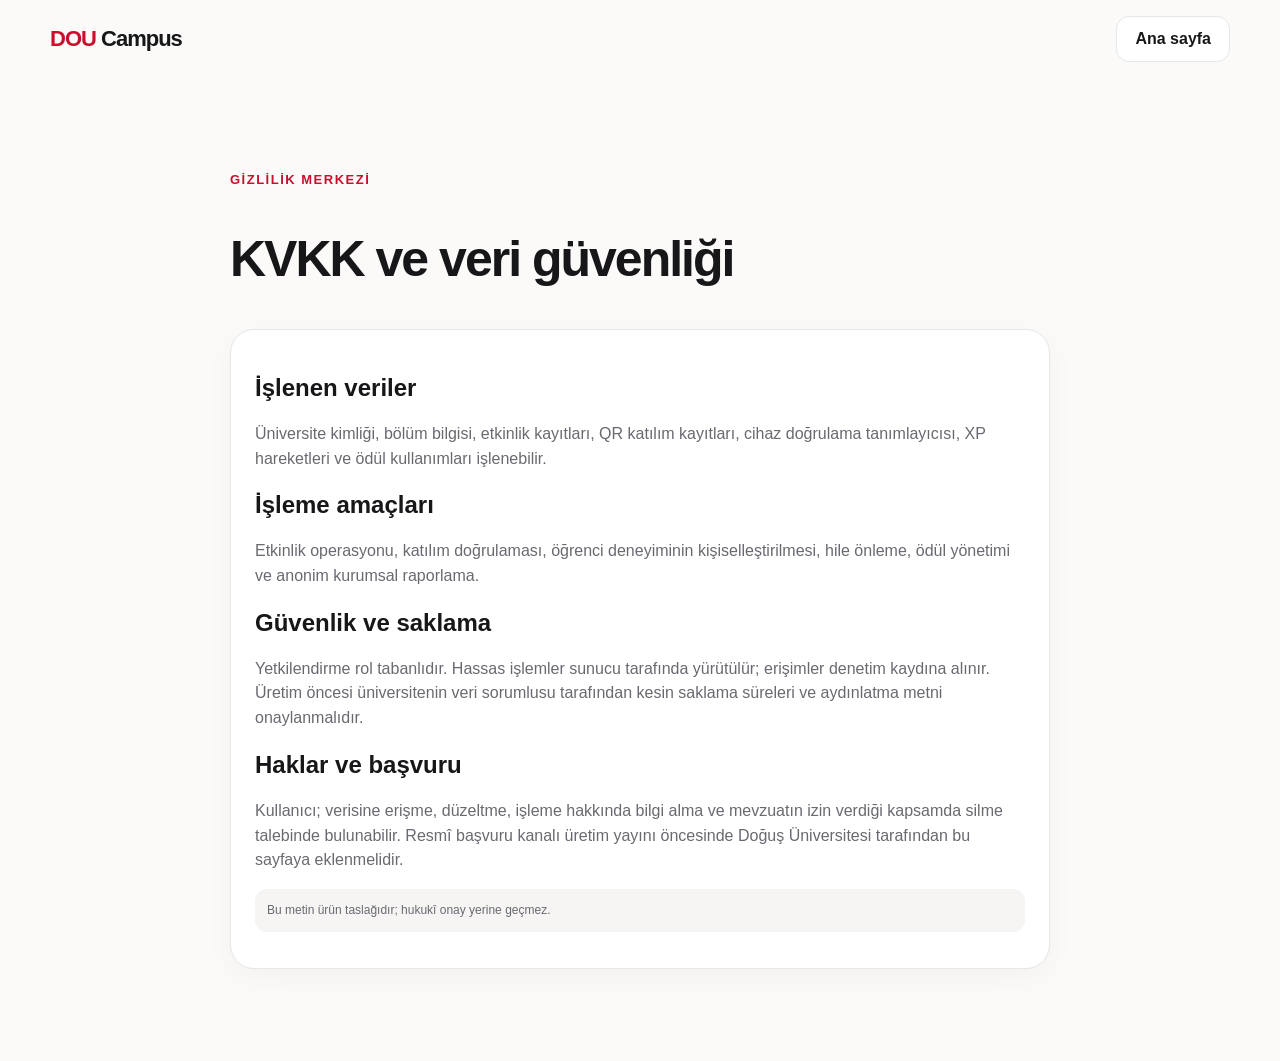
<file: privacy.html>
<!doctype html>
<html lang="tr">
  <head>
    <meta charset="utf-8" />
    <meta name="viewport" content="width=device-width,initial-scale=1" />
    <title>Gizlilik ve KVKK — DOU Campus</title>
    <link rel="stylesheet" href="assets/styles.css" />
  </head>
  <body>
    <header class="wrap">
      <nav class="nav">
        <a class="brand" href="index.html"><b>DOU</b> Campus</a
        ><a class="btn btn-light" href="index.html">Ana sayfa</a>
      </nav>
    </header>
    <main>
      <section>
        <div class="wrap" style="max-width: 820px">
          <span class="eyebrow">Gizlilik merkezi</span>
          <h1 style="font-size: 50px; letter-spacing: -2px">
            KVKK ve veri güvenliği
          </h1>
          <div class="card">
            <h2>İşlenen veriler</h2>
            <p>
              Üniversite kimliği, bölüm bilgisi, etkinlik kayıtları, QR katılım
              kayıtları, cihaz doğrulama tanımlayıcısı, XP hareketleri ve ödül
              kullanımları işlenebilir.
            </p>
            <h2>İşleme amaçları</h2>
            <p>
              Etkinlik operasyonu, katılım doğrulaması, öğrenci deneyiminin
              kişiselleştirilmesi, hile önleme, ödül yönetimi ve anonim kurumsal
              raporlama.
            </p>
            <h2>Güvenlik ve saklama</h2>
            <p>
              Yetkilendirme rol tabanlıdır. Hassas işlemler sunucu tarafında
              yürütülür; erişimler denetim kaydına alınır. Üretim öncesi
              üniversitenin veri sorumlusu tarafından kesin saklama süreleri ve
              aydınlatma metni onaylanmalıdır.
            </p>
            <h2>Haklar ve başvuru</h2>
            <p>
              Kullanıcı; verisine erişme, düzeltme, işleme hakkında bilgi alma
              ve mevzuatın izin verdiği kapsamda silme talebinde bulunabilir.
              Resmî başvuru kanalı üretim yayını öncesinde Doğuş Üniversitesi
              tarafından bu sayfaya eklenmelidir.
            </p>
            <p class="hint">
              Bu metin ürün taslağıdır; hukukî onay yerine geçmez.
            </p>
          </div>
        </div>
      </section>
    </main>
  </body>
</html>
</file>
<file: assets/styles.css>
:root {
  --red: #c8102e;
  --red2: #e21d42;
  --ink: #17171a;
  --muted: #696971;
  --line: #e8e7e7;
  --soft: #f6f5f4;
  --white: #fff;
  --green: #198754;
  --amber: #f4a400;
  --shadow: 0 20px 60px rgba(30, 20, 23, 0.1);
  --radius: 24px;
}
* {
  box-sizing: border-box;
}
html {
  scroll-behavior: smooth;
}
body {
  margin: 0;
  font-family: Inter, Arial, sans-serif;
  color: var(--ink);
  background: #fbfaf9;
}
button,
input,
select,
textarea {
  font: inherit;
}
button,
a {
  cursor: pointer;
}
a {
  color: inherit;
  text-decoration: none;
}
.wrap {
  width: min(1180px, calc(100% - 40px));
  margin: auto;
}
.nav {
  height: 78px;
  display: flex;
  align-items: center;
  justify-content: space-between;
  gap: 28px;
}
.brand {
  font-weight: 900;
  font-size: 22px;
  letter-spacing: -1px;
}
.brand b {
  color: var(--red);
}
.navlinks {
  display: flex;
  gap: 26px;
  color: #555;
  font-weight: 600;
  font-size: 14px;
}
.actions {
  display: flex;
  gap: 10px;
  align-items: center;
}
.btn {
  border: 0;
  border-radius: 13px;
  padding: 13px 18px;
  font-weight: 800;
  display: inline-flex;
  align-items: center;
  justify-content: center;
  gap: 8px;
}
.btn-primary {
  background: var(--red);
  color: #fff;
}
.btn-primary:hover {
  background: #a90c26;
}
.btn-dark {
  background: var(--ink);
  color: #fff;
}
.btn-light {
  background: #fff;
  border: 1px solid var(--line);
}
.btn-ghost {
  background: transparent;
}
.btn-sm {
  padding: 9px 13px;
  font-size: 13px;
}
.hero {
  min-height: 610px;
  padding: 60px 0 70px;
  background:
    radial-gradient(
      circle at 90% 12%,
      rgba(200, 16, 46, 0.14),
      transparent 28%
    ),
    linear-gradient(180deg, #fff, #f7f4f3);
}
.hero-grid {
  display: grid;
  grid-template-columns: 1.08fr 0.92fr;
  align-items: center;
  gap: 60px;
}
.eyebrow {
  color: var(--red);
  font-size: 13px;
  font-weight: 900;
  letter-spacing: 1.5px;
  text-transform: uppercase;
}
.hero h1 {
  font-size: clamp(52px, 7vw, 88px);
  line-height: 0.96;
  letter-spacing: -5px;
  margin: 18px 0 24px;
  max-width: 760px;
}
.hero h1 span {
  color: var(--red);
}
.lead {
  font-size: 19px;
  color: #555;
  line-height: 1.7;
  max-width: 650px;
}
.hero-card {
  background: var(--ink);
  color: #fff;
  padding: 26px;
  border-radius: 32px;
  box-shadow: var(--shadow);
  transform: rotate(1deg);
}
.phone {
  background: #fff;
  color: var(--ink);
  border-radius: 24px;
  padding: 18px;
}
.phone-top {
  display: flex;
  justify-content: space-between;
  align-items: center;
  margin-bottom: 18px;
}
.xp-pill {
  background: #fff0f3;
  color: var(--red);
  font-weight: 900;
  padding: 8px 10px;
  border-radius: 999px;
}
.event-mini {
  background: linear-gradient(135deg, #d20f36, #781023);
  color: #fff;
  border-radius: 20px;
  padding: 22px;
  min-height: 180px;
  display: flex;
  flex-direction: column;
  justify-content: flex-end;
}
.event-mini h3 {
  font-size: 27px;
  margin: 8px 0;
}
.stats {
  display: grid;
  grid-template-columns: repeat(3, 1fr);
  gap: 10px;
  margin-top: 12px;
}
.stat {
  background: var(--soft);
  border-radius: 15px;
  padding: 14px;
}
.stat strong {
  display: block;
  font-size: 20px;
}
.stat span {
  font-size: 11px;
  color: var(--muted);
}
section {
  padding: 92px 0;
}
.section-head {
  display: flex;
  justify-content: space-between;
  gap: 30px;
  align-items: end;
  margin-bottom: 35px;
}
.section-head h2 {
  font-size: 44px;
  letter-spacing: -2px;
  margin: 8px 0;
}
.section-head p {
  color: var(--muted);
  max-width: 560px;
  line-height: 1.6;
}
.grid3 {
  display: grid;
  grid-template-columns: repeat(3, 1fr);
  gap: 20px;
}
.card {
  background: #fff;
  border: 1px solid var(--line);
  border-radius: var(--radius);
  padding: 24px;
  box-shadow: 0 8px 30px rgba(0, 0, 0, 0.035);
}
.iconbox {
  width: 48px;
  height: 48px;
  border-radius: 14px;
  background: #fff0f3;
  color: var(--red);
  display: grid;
  place-items: center;
  font-size: 22px;
}
.card h3 {
  font-size: 21px;
  margin: 18px 0 9px;
}
.card p {
  color: var(--muted);
  line-height: 1.55;
}
.event-card {
  padding: 0;
  overflow: hidden;
}
.event-cover {
  height: 170px;
  padding: 18px;
  color: #fff;
  display: flex;
  justify-content: space-between;
  align-items: flex-start;
  background: linear-gradient(135deg, #d01035, #6e0e22);
}
.event-cover.purple {
  background: linear-gradient(135deg, #492273, #9268d5);
}
.event-cover.blue {
  background: linear-gradient(135deg, #075d77, #24a9b2);
}
.badge {
  padding: 7px 10px;
  border-radius: 999px;
  font-size: 11px;
  font-weight: 900;
  background: rgba(255, 255, 255, 0.18);
  backdrop-filter: blur(8px);
}
.event-body {
  padding: 21px;
}
.meta {
  display: flex;
  gap: 14px;
  color: var(--muted);
  font-size: 13px;
  flex-wrap: wrap;
}
.event-body h3 {
  margin: 13px 0 17px;
}
.feature-band {
  background: var(--ink);
  color: #fff;
  border-radius: 36px;
  padding: 55px;
  display: grid;
  grid-template-columns: 1fr 1fr;
  gap: 50px;
}
.steps {
  display: grid;
  gap: 13px;
}
.step {
  display: flex;
  gap: 15px;
  padding: 16px;
  background: #242426;
  border-radius: 16px;
}
.step b {
  width: 28px;
  height: 28px;
  border-radius: 50%;
  display: grid;
  place-items: center;
  background: var(--red);
  flex: none;
}
.cta {
  background: var(--red);
  color: #fff;
  text-align: center;
  border-radius: 36px;
  padding: 70px 20px;
}
.cta h2 {
  font-size: 50px;
  letter-spacing: -2px;
  margin: 0 0 16px;
}
.footer {
  padding: 40px 0;
  border-top: 1px solid var(--line);
  color: var(--muted);
  font-size: 13px;
}
.footer .wrap {
  display: flex;
  justify-content: space-between;
}
.modal {
  position: fixed;
  inset: 0;
  background: rgba(10, 10, 12, 0.66);
  display: none;
  place-items: center;
  padding: 20px;
  z-index: 50;
}
.modal.open {
  display: grid;
}
.modal-card {
  background: #fff;
  border-radius: 26px;
  width: min(470px, 100%);
  padding: 30px;
  box-shadow: var(--shadow);
  position: relative;
}
.modal-card h2 {
  font-size: 34px;
  letter-spacing: -1.5px;
  margin: 8px 0;
}
.close {
  position: absolute;
  right: 18px;
  top: 18px;
  border: 0;
  background: var(--soft);
  width: 38px;
  height: 38px;
  border-radius: 50%;
}
.field {
  margin: 17px 0;
}
.field label {
  display: block;
  font-weight: 800;
  font-size: 13px;
  margin-bottom: 8px;
}
.field input,
.field select,
.field textarea {
  width: 100%;
  border: 1px solid #dedcdc;
  border-radius: 13px;
  padding: 14px;
  background: #fff;
  outline: none;
}
.field input:focus,
.field select:focus {
  border-color: var(--red);
  box-shadow: 0 0 0 3px rgba(200, 16, 46, 0.09);
}
.hint {
  font-size: 12px;
  color: var(--muted);
  background: var(--soft);
  padding: 12px;
  border-radius: 12px;
}
.app {
  display: grid;
  grid-template-columns: 250px 1fr;
  min-height: 100vh;
}
.sidebar {
  background: #18181a;
  color: #fff;
  padding: 26px 18px;
  position: sticky;
  top: 0;
  height: 100vh;
}
.sidebar .brand {
  padding: 0 10px 28px;
}
.side-nav {
  display: grid;
  gap: 5px;
}
.side-link {
  border: 0;
  background: transparent;
  color: #aeadb2;
  text-align: left;
  padding: 12px 13px;
  border-radius: 12px;
  font-weight: 700;
  display: flex;
  gap: 10px;
}
.side-link.active,
.side-link:hover {
  color: #fff;
  background: #2b2b2e;
}
.side-link.active {
  box-shadow: inset 3px 0 var(--red);
}
.side-bottom {
  position: absolute;
  bottom: 22px;
  left: 18px;
  right: 18px;
}
.user-chip {
  display: flex;
  gap: 10px;
  align-items: center;
  padding: 12px;
  background: #252528;
  border-radius: 14px;
}
.avatar {
  width: 38px;
  height: 38px;
  border-radius: 50%;
  background: var(--red);
  color: #fff;
  display: grid;
  place-items: center;
  font-weight: 900;
}
.main {
  padding: 30px 36px 70px;
  min-width: 0;
}
.topbar {
  display: flex;
  justify-content: space-between;
  align-items: center;
  margin-bottom: 32px;
}
.topbar h1 {
  margin: 0;
  font-size: 31px;
  letter-spacing: -1.2px;
}
.panel {
  display: none;
}
.panel.active {
  display: block;
}
.metric-grid {
  display: grid;
  grid-template-columns: repeat(4, 1fr);
  gap: 16px;
}
.metric {
  background: #fff;
  border: 1px solid var(--line);
  border-radius: 20px;
  padding: 20px;
}
.metric small {
  color: var(--muted);
  font-weight: 700;
}
.metric strong {
  font-size: 29px;
  display: block;
  margin-top: 8px;
}
.dashboard-grid {
  display: grid;
  grid-template-columns: 1.5fr 1fr;
  gap: 18px;
  margin-top: 18px;
}
.progress {
  height: 9px;
  background: #eee;
  border-radius: 99px;
  overflow: hidden;
}
.progress span {
  display: block;
  height: 100%;
  background: var(--red);
  border-radius: 99px;
}
.list {
  display: grid;
  gap: 10px;
}
.list-item {
  display: flex;
  align-items: center;
  justify-content: space-between;
  gap: 15px;
  border: 1px solid var(--line);
  border-radius: 15px;
  padding: 14px;
  background: #fff;
}
.list-item .info {
  display: flex;
  align-items: center;
  gap: 12px;
}
.muted {
  color: var(--muted);
}
.toolbar {
  display: flex;
  justify-content: space-between;
  gap: 12px;
  margin-bottom: 20px;
}
.search {
  border: 1px solid var(--line);
  background: #fff;
  border-radius: 13px;
  padding: 12px 15px;
  min-width: 260px;
}
.table-wrap {
  overflow: auto;
  background: #fff;
  border: 1px solid var(--line);
  border-radius: 18px;
}
table {
  width: 100%;
  border-collapse: collapse;
  min-width: 680px;
}
th,
td {
  text-align: left;
  padding: 15px;
  border-bottom: 1px solid var(--line);
  font-size: 13px;
}
th {
  color: var(--muted);
  background: #faf9f8;
}
.status {
  font-size: 11px;
  font-weight: 900;
  padding: 6px 9px;
  border-radius: 999px;
  background: #e9f7ef;
  color: var(--green);
}
.status.warn {
  background: #fff4da;
  color: #9b6500;
}
.qrbox {
  width: 190px;
  height: 190px;
  background: repeating-linear-gradient(45deg, #111 0 7px, #fff 7px 14px);
  border: 16px solid #fff;
  box-shadow: 0 0 0 1px var(--line);
  margin: 18px auto;
  position: relative;
}
.qrbox:after {
  content: "DOU";
  position: absolute;
  inset: 60px;
  background: var(--red);
  color: #fff;
  display: grid;
  place-items: center;
  font-weight: 900;
}
.toast {
  position: fixed;
  right: 22px;
  bottom: 22px;
  background: #18181a;
  color: #fff;
  padding: 15px 18px;
  border-radius: 14px;
  transform: translateY(100px);
  opacity: 0;
  transition: 0.25s;
  z-index: 80;
}
.toast.show {
  transform: none;
  opacity: 1;
}
.mobile-menu {
  display: none;
}
.admin-form {
  display: grid;
  grid-template-columns: 1fr 1fr;
  gap: 12px;
}
.empty {
  text-align: center;
  color: var(--muted);
  padding: 35px;
}
@media (max-width: 900px) {
  .navlinks {
    display: none;
  }
  .hero-grid,
  .feature-band,
  .dashboard-grid {
    grid-template-columns: 1fr;
  }
  .hero-card {
    transform: none;
  }
  .grid3,
  .metric-grid {
    grid-template-columns: repeat(2, 1fr);
  }
  .app {
    grid-template-columns: 1fr;
  }
  .sidebar {
    position: fixed;
    left: -270px;
    z-index: 40;
    width: 250px;
    transition: 0.25s;
  }
  .sidebar.open {
    left: 0;
  }
  .main {
    padding: 22px 18px;
  }
  .mobile-menu {
    display: inline-flex;
  }
  .hero h1 {
    letter-spacing: -3px;
  }
  .feature-band {
    padding: 32px;
  }
}
@media (max-width: 580px) {
  .wrap {
    width: min(100% - 28px, 1180px);
  }
  .actions .btn-ghost {
    display: none;
  }
  .hero {
    padding-top: 35px;
  }
  .hero h1 {
    font-size: 50px;
  }
  .grid3,
  .metric-grid {
    grid-template-columns: 1fr;
  }
  .section-head {
    display: block;
  }
  .section-head h2 {
    font-size: 35px;
  }
  .feature-band {
    border-radius: 24px;
  }
  .cta h2 {
    font-size: 36px;
  }
  .footer .wrap {
    display: block;
  }
  .toolbar {
    flex-direction: column;
  }
  .search {
    min-width: 0;
    width: 100%;
  }
  .admin-form {
    grid-template-columns: 1fr;
  }
  .main {
    padding-top: 16px;
  }
}
</file>
